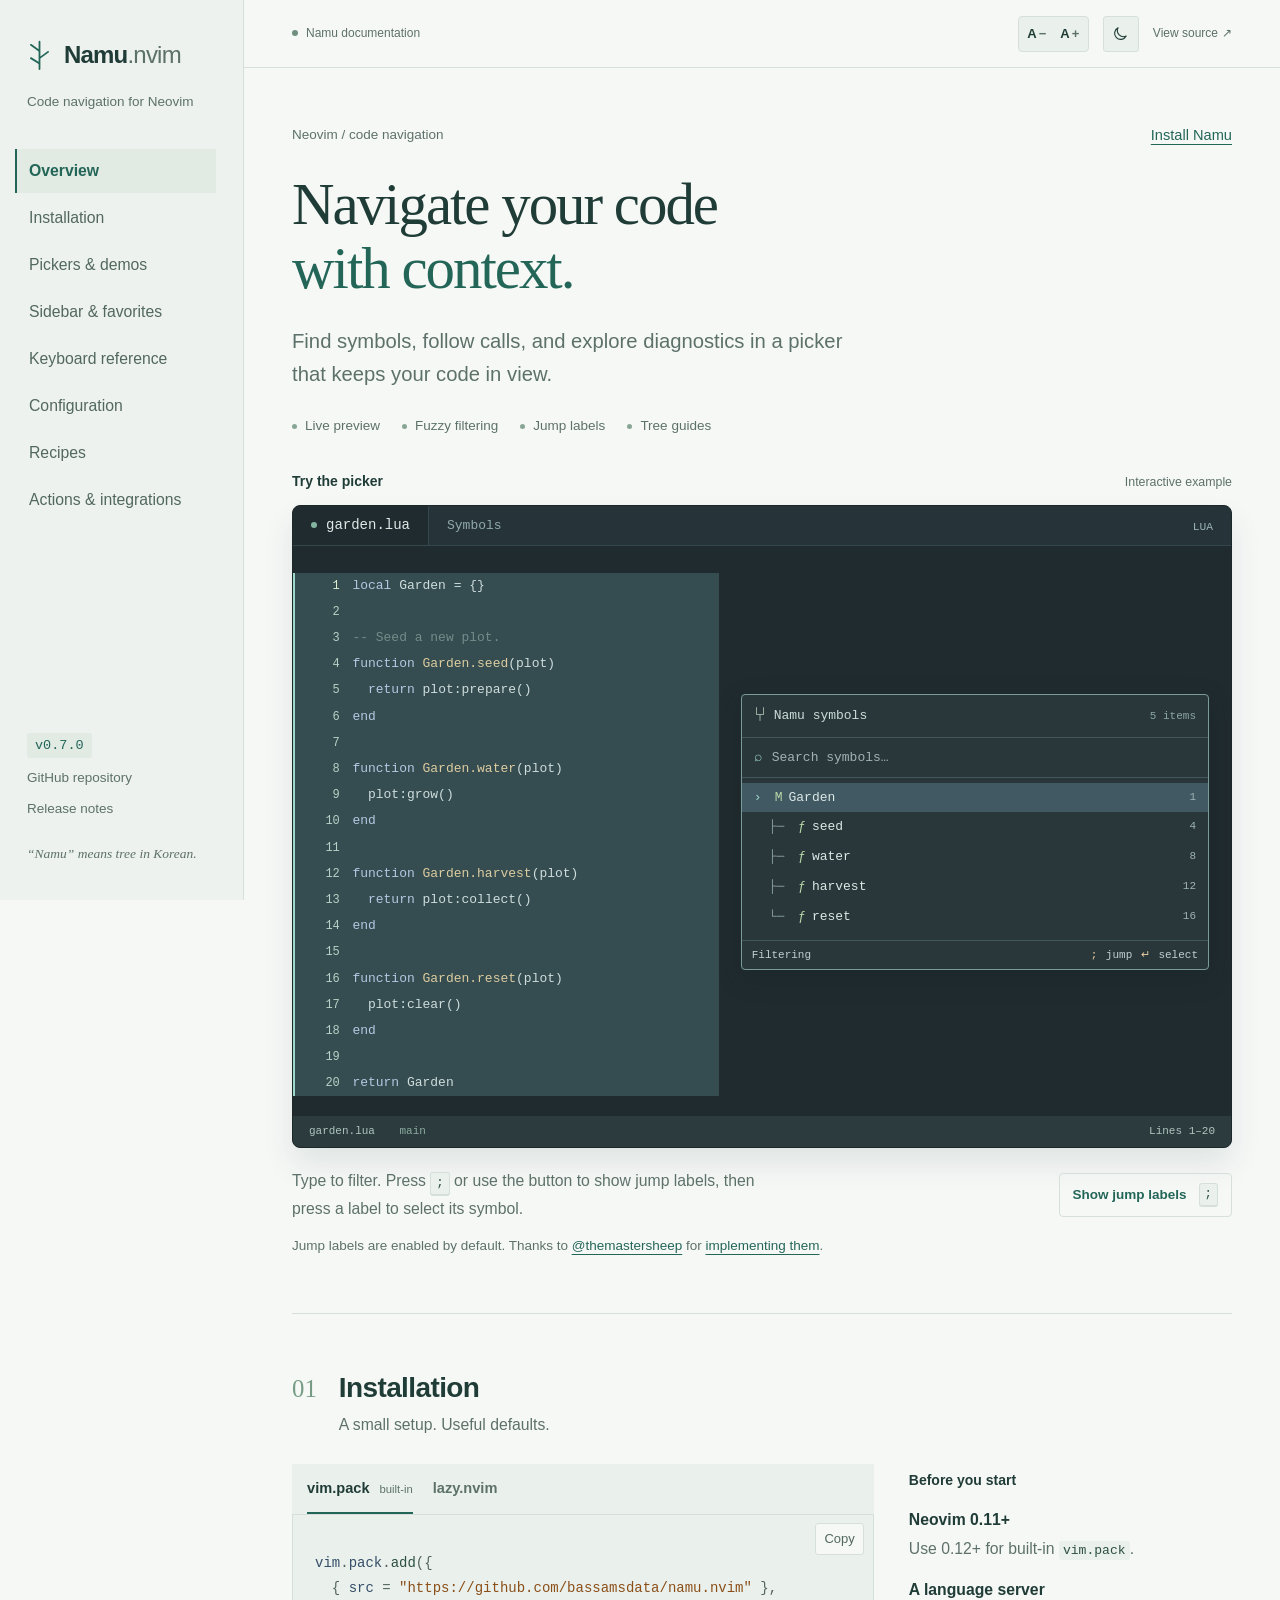
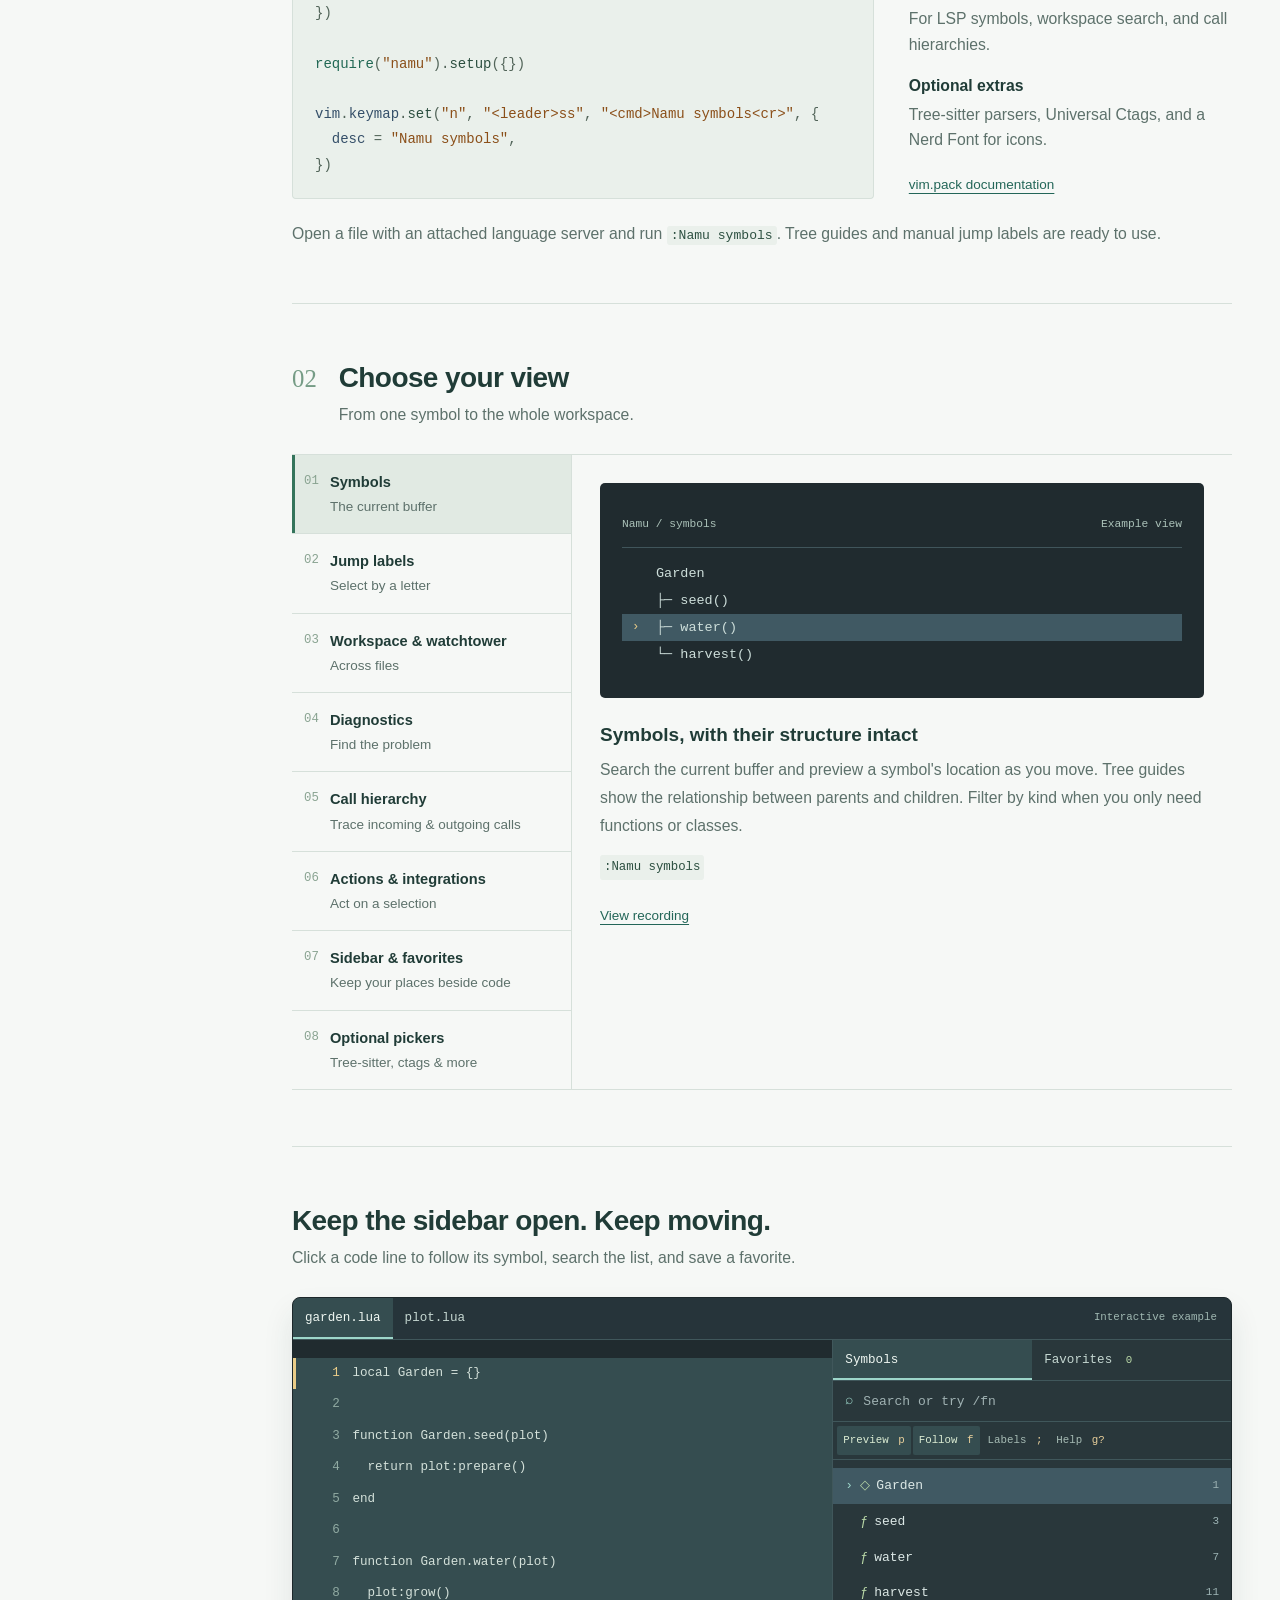
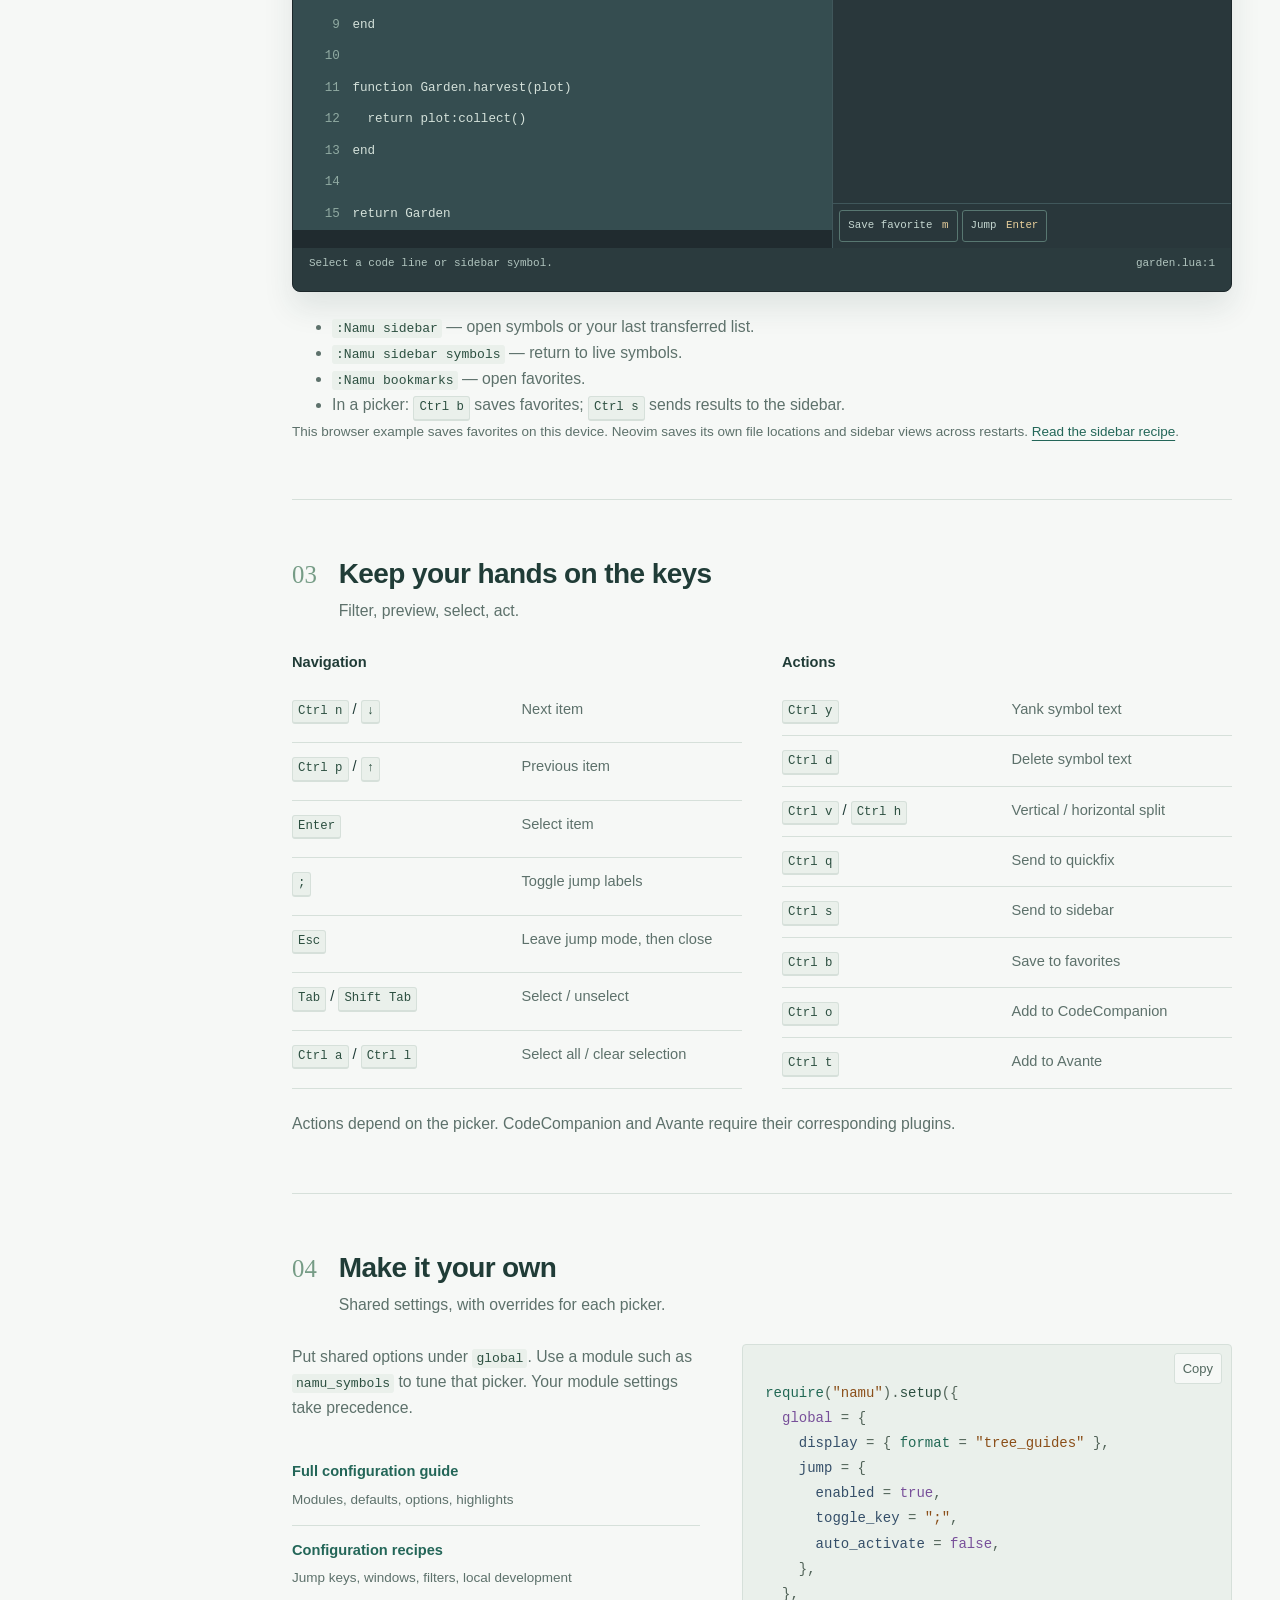
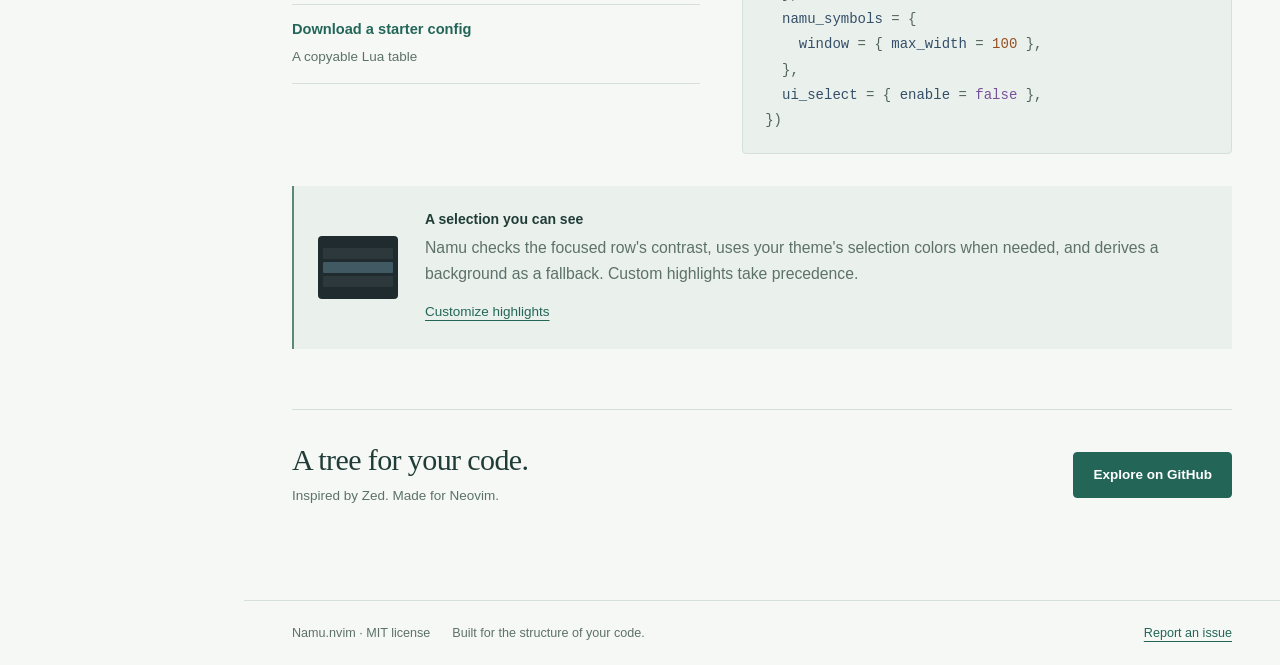
<file: site/index.html>
<!doctype html>
<html lang="en"><head><meta charset="utf-8"><meta name="viewport" content="width=device-width,initial-scale=1"><meta name="description" content="Namu.nvim documentation: code navigation, persistent sidebars, favorites, live preview, and configuration for Neovim."><title>Documentation · Namu.nvim</title><script>(()=>{const r=document.documentElement;let p={};try{p=JSON.parse(localStorage.getItem("namu-docs-appearance"))||{}}catch{}const s=[.9,1,1.1,1.2,1.3];r.dataset.theme=p.theme==="light"||p.theme==="dark"?p.theme:matchMedia("(prefers-color-scheme: dark)").matches?"dark":"light";const i=Number.isInteger(p.fontIndex)&&p.fontIndex>=0&&p.fontIndex<s.length?p.fontIndex:1;r.dataset.fontIndex=i;r.style.setProperty("--font-scale",s[i]);})();</script><link rel="stylesheet" href="assets/style.css"><script src="assets/media.js" defer></script><script src="assets/app.js" defer></script><script src="assets/sidebar-demo.js" defer></script></head><body><a class="skip-link" href="#main">Skip to content</a><aside class="sidebar" id="sidebar"><a class="brand" href="index.html" aria-label="Namu home"><svg viewBox="0 0 32 40" aria-hidden="true"><path d="M16 38V3M16 15L5 7M16 24L27 16M16 31L5 24"/></svg><span>Namu<span class="brand-suffix">.nvim</span></span></a><p class="nav-caption">Code navigation for Neovim</p><nav aria-label="Documentation"><a href="index.html#overview">Overview</a><a href="index.html#installation">Installation</a><a href="index.html#pickers">Pickers &amp; demos</a><a href="index.html#sidebar-demo">Sidebar &amp; favorites</a><a href="index.html#keys">Keyboard reference</a><a href="configuration.html">Configuration</a><a href="recipes.html">Recipes</a><a href="actions.html">Actions &amp; integrations</a></nav><div class="rail-bottom"><span class="version">v0.7.0</span><a href="https://github.com/bassamsdata/namu.nvim">GitHub repository</a><a href="https://github.com/bassamsdata/namu.nvim/releases/tag/v0.7.0">Release notes</a><p>“Namu” means tree in Korean.</p></div></aside><div class="page"><header class="topbar"><button class="menu-button" type="button" aria-controls="sidebar" aria-expanded="false">Menu</button><span class="preview-note"><span class="status-dot"></span>Namu documentation</span><div class="topbar-tools"><div class="font-controls" role="group" aria-label="Font size"><button class="appearance-button" id="font-smaller" type="button" aria-label="Decrease font size" title="Decrease font size">A<span aria-hidden="true">−</span></button><button class="appearance-button" id="font-larger" type="button" aria-label="Increase font size" title="Increase font size">A<span aria-hidden="true">+</span></button></div><button class="appearance-button theme-toggle" id="theme-toggle" type="button" aria-label="Switch to dark mode" title="Switch to dark mode" aria-pressed="false"><svg class="moon-icon" viewBox="0 0 24 24" aria-hidden="true"><path d="M20 15.5A8.6 8.6 0 0 1 8.5 4a8.6 8.6 0 1 0 11.5 11.5Z"/></svg><svg class="sun-icon" viewBox="0 0 24 24" aria-hidden="true"><circle cx="12" cy="12" r="4"/><path d="M12 2v2m0 16v2M2 12h2m16 0h2M5 5l1.4 1.4m11.2 11.2L19 19M5 19l1.4-1.4M17.6 6.4 19 5"/></svg></button><a class="source-link" href="https://github.com/bassamsdata/namu.nvim" aria-label="View source on GitHub" title="View source on GitHub"><span class="source-link-text">View source</span> <span aria-hidden="true">↗</span></a></div><span id="appearance-status" class="sr-only" role="status" aria-live="polite"></span></header><main id="main" class="home">
<section class="intro" id="overview">
  <div class="intro-top"><p class="section-number">Neovim / code navigation</p><a class="text-link" href="#installation">Install Namu</a></div>
  <h1>Navigate your code<br><span>with context.</span></h1>
  <p class="lead">Find symbols, follow calls, and explore diagnostics in a picker that keeps your code in view.</p>
  <div class="intro-details"><span>Live preview</span><span>Fuzzy filtering</span><span>Jump labels</span><span>Tree guides</span></div>
</section>
<section class="demo-section" aria-labelledby="demo-title">
  <div class="demo-heading"><h2 id="demo-title">Try the picker</h2><span>Interactive example</span></div>
  <div class="editor-demo" id="picker-demo">
    <div class="editor-tabs"><span><span class="file-dot"></span> garden.lua</span><span>Symbols</span><span class="editor-label">LUA</span></div>
    <div class="editor-body">
      <div class="code-preview" aria-label="Example code preview"><div class="code-gutter" aria-hidden="true">1<br>2<br>3<br>4<br>5<br>6<br>7<br>8<br>9<br>10<br>11<br>12<br>13<br>14<br>15<br>16</div><pre id="demo-code"></pre></div>
      <div class="picker-panel"><div class="picker-title"><span class="small-tree" aria-hidden="true">⑂</span> Namu symbols <span id="result-count">5 items</span></div><label class="filter-wrap"><span aria-hidden="true">⌕</span><span class="sr-only">Filter example symbols</span><input id="symbol-filter" placeholder="Search symbols…" autocomplete="off" spellcheck="false"></label><div class="symbol-list" id="symbol-list" role="listbox" aria-label="Example symbols" tabindex="0"></div><div class="picker-footer"><span id="demo-mode">Filtering</span><span><kbd>;</kbd> jump <kbd>↵</kbd> select</span></div></div>
    </div>
    <div class="editor-status"><span><span id="selected-file">garden.lua</span><span class="status-branch"> main</span></span><span id="selected-location">1:1</span></div>
  </div>
  <div class="demo-instructions"><p>Type to filter. Press <kbd>;</kbd> or use the button to show jump labels, then press a label to select its symbol.</p><button class="button secondary" id="toggle-labels" type="button" aria-pressed="false">Show jump labels <kbd>;</kbd></button></div>
  <p class="demo-credit">Jump labels are enabled by default. Thanks to <a href="https://github.com/themastersheep">@themastersheep</a> for <a href="https://github.com/bassamsdata/namu.nvim/pull/65">implementing them</a>.</p>
</section>
<section class="doc-section" id="installation">
  <div class="section-head"><span class="section-index">01</span><div><h2>Installation</h2><p>A small setup. Useful defaults.</p></div></div>
  <div class="install-layout"><div class="install-code"><div class="tabs" role="tablist" aria-label="Package manager"><button id="pack-tab" role="tab" aria-selected="true" aria-controls="pack-panel" tabindex="0">vim.pack <span>built-in</span></button><button id="lazy-tab" role="tab" aria-selected="false" aria-controls="lazy-panel" tabindex="-1">lazy.nvim</button></div><div class="code-block" id="pack-panel" role="tabpanel" aria-labelledby="pack-tab"><button class="copy-button" type="button">Copy</button><pre data-language="lua"><code class="language-lua"><span><span class="va">vim</span><span class="op">.</span><span class="va">pack</span><span class="op">.</span>add<span class="op">({</span></span>
<span>  <span class="op">{</span> <span class="va">src</span> <span class="op">=</span> <span class="st">&quot;https://github.com/bassamsdata/namu.nvim&quot;</span> <span class="op">},</span></span>
<span><span class="op">})</span></span>
<span></span>
<span><span class="fu">require</span><span class="op">(</span><span class="st">&quot;namu&quot;</span><span class="op">).</span>setup<span class="op">({})</span></span>
<span></span>
<span><span class="va">vim</span><span class="op">.</span><span class="va">keymap</span><span class="op">.</span>set<span class="op">(</span><span class="st">&quot;n&quot;</span><span class="op">,</span> <span class="st">&quot;&lt;leader&gt;ss&quot;</span><span class="op">,</span> <span class="st">&quot;&lt;cmd&gt;Namu symbols&lt;cr&gt;&quot;</span><span class="op">,</span> <span class="op">{</span></span>
<span>  <span class="va">desc</span> <span class="op">=</span> <span class="st">&quot;Namu symbols&quot;</span><span class="op">,</span></span>
<span><span class="op">})</span></span></code></pre></div><div class="code-block" id="lazy-panel" role="tabpanel" aria-labelledby="lazy-tab" hidden><button class="copy-button" type="button">Copy</button><pre data-language="lua"><code class="language-lua"><span><span class="op">{</span></span>
<span>  <span class="st">&quot;bassamsdata/namu.nvim&quot;</span><span class="op">,</span></span>
<span>  <span class="va">cmd</span> <span class="op">=</span> <span class="st">&quot;Namu&quot;</span><span class="op">,</span></span>
<span>  <span class="va">main</span> <span class="op">=</span> <span class="st">&quot;namu&quot;</span><span class="op">,</span></span>
<span>  <span class="va">opts</span> <span class="op">=</span> <span class="op">{},</span></span>
<span>  <span class="va">keys</span> <span class="op">=</span> <span class="op">{</span></span>
<span>    <span class="op">{</span> <span class="st">&quot;&lt;leader&gt;ss&quot;</span><span class="op">,</span> <span class="st">&quot;&lt;cmd&gt;Namu symbols&lt;cr&gt;&quot;</span><span class="op">,</span> <span class="va">desc</span> <span class="op">=</span> <span class="st">&quot;Namu symbols&quot;</span> <span class="op">},</span></span>
<span>  <span class="op">},</span></span>
<span><span class="op">}</span></span></code></pre></div></div><aside class="requirements"><h3>Before you start</h3><dl><dt>Neovim 0.11+</dt><dd>Use 0.12+ for built-in <code>vim.pack</code>.</dd><dt>A language server</dt><dd>For LSP symbols, workspace search, and call hierarchies.</dd><dt>Optional extras</dt><dd>Tree-sitter parsers, Universal Ctags, and a Nerd Font for icons.</dd></dl><a href="https://neovim.io/doc/user/pack/">vim.pack documentation</a></aside></div>
  <p class="section-note">Open a file with an attached language server and run <code>:Namu symbols</code>. Tree guides and manual jump labels are ready to use.</p>
</section>
<section class="doc-section" id="pickers">
  <div class="section-head"><span class="section-index">02</span><div><h2>Choose your view</h2><p>From one symbol to the whole workspace.</p></div></div>
  <div class="feature-browser"><div class="feature-options" role="tablist" aria-label="Feature demonstrations" aria-orientation="vertical">
    <button id="feature-symbols" role="tab" aria-controls="feature-panel" aria-selected="true" data-feature="symbols"><span>01</span><strong>Symbols</strong><small>The current buffer</small></button>
    <button id="feature-jump" role="tab" aria-controls="feature-panel" aria-selected="false" tabindex="-1" data-feature="jump"><span>02</span><strong>Jump labels</strong><small>Select by a letter</small></button>
    <button id="feature-workspace" role="tab" aria-controls="feature-panel" aria-selected="false" tabindex="-1" data-feature="workspace"><span>03</span><strong>Workspace &amp; watchtower</strong><small>Across files</small></button>
    <button id="feature-diagnostics" role="tab" aria-controls="feature-panel" aria-selected="false" tabindex="-1" data-feature="diagnostics"><span>04</span><strong>Diagnostics</strong><small>Find the problem</small></button>
    <button id="feature-calls" role="tab" aria-controls="feature-panel" aria-selected="false" tabindex="-1" data-feature="calls"><span>05</span><strong>Call hierarchy</strong><small>Trace incoming &amp; outgoing calls</small></button>
    <button id="feature-actions" role="tab" aria-controls="feature-panel" aria-selected="false" tabindex="-1" data-feature="actions"><span>06</span><strong>Actions &amp; integrations</strong><small>Act on a selection</small></button>
    <button id="feature-sidebar" role="tab" aria-controls="feature-panel" aria-selected="false" tabindex="-1" data-feature="sidebar"><span>07</span><strong>Sidebar &amp; favorites</strong><small>Keep your places beside code</small></button>
    <button id="feature-extras" role="tab" aria-controls="feature-panel" aria-selected="false" tabindex="-1" data-feature="extras"><span>08</span><strong>Optional pickers</strong><small>Tree-sitter, ctags &amp; more</small></button>
  </div><div class="feature-panel" id="feature-panel" role="tabpanel" aria-labelledby="feature-symbols" tabindex="0"><div id="feature-media"></div><div class="feature-description"><h3 id="feature-title"></h3><p id="feature-description"></p><code id="feature-command"></code><a id="feature-recording">View recording</a></div></div></div>
</section>
<section class="doc-section" id="sidebar-demo">
  <div class="section-head"><div><h2>Keep the sidebar open. Keep moving.</h2><p>Click a code line to follow its symbol, search the list, and save a favorite.</p></div></div>
  <div class="editor-demo sidebar-example" id="sidebar-example" aria-label="Interactive sidebar and favorites example">
    <div class="sb-toolbar" role="group" aria-label="Example files"><button type="button" data-sb-file="garden.lua" aria-pressed="true">garden.lua</button><button type="button" data-sb-file="plot.lua" aria-pressed="false">plot.lua</button><span>Interactive example</span></div>
    <div class="sb-body">
      <div class="sb-code" id="sb-code" role="group" aria-label="Code lines; click to move the cursor"></div>
      <div class="sb-panel">
        <div class="sb-views" role="group" aria-label="Sidebar view"><button type="button" id="sb-symbols" aria-pressed="true">Symbols</button><button type="button" id="sb-favorites" aria-pressed="false">Favorites <span id="sb-favorite-count">0</span></button></div>
        <label class="filter-wrap" for="sb-search"><span aria-hidden="true">⌕</span><input id="sb-search" type="text" autocomplete="off" spellcheck="false" placeholder="Search or try /fn" aria-label="Search sidebar symbols or favorites"></label>
        <div class="sb-options" role="group" aria-label="Sidebar controls"><button type="button" id="sb-preview" aria-pressed="true">Preview <kbd>p</kbd></button><button type="button" id="sb-follow" aria-pressed="true">Follow <kbd>f</kbd></button><button type="button" id="sb-labels" aria-pressed="false">Labels <kbd>;</kbd></button><button type="button" id="sb-help-toggle" aria-expanded="false" aria-controls="sb-help">Help <kbd>g?</kbd></button></div>
        <div class="sb-results" id="sb-results" role="group" aria-label="Sidebar results"></div>
        <div class="sb-actions"><button type="button" id="sb-save">Save favorite <kbd>m</kbd></button><button type="button" id="sb-jump">Jump <kbd>Enter</kbd></button><button type="button" id="sb-remove" hidden>Remove <kbd>dd</kbd></button></div>
        <div class="sb-help" id="sb-help" hidden><p><kbd>/</kbd> search · <kbd>j</kbd>/<kbd>k</kbd> move · <kbd>Enter</kbd> jump · <kbd>m</kbd> save · <kbd>dd</kbd> remove a favorite</p><p><kbd>p</kbd> preview · <kbd>f</kbd> follow code · <kbd>;</kbd> labels · <kbd>Escape</kbd> focus code</p></div>
      </div>
    </div>
    <div class="editor-status"><span id="sb-status" role="status" aria-live="polite">Select a code line or sidebar symbol.</span><span id="sb-location">garden.lua:1</span></div>
  </div>
  <ul class="section-note">
    <li><code>:Namu sidebar</code> — open symbols or your last transferred list.</li>
    <li><code>:Namu sidebar symbols</code> — return to live symbols.</li>
    <li><code>:Namu bookmarks</code> — open favorites.</li>
    <li>In a picker: <kbd>Ctrl b</kbd> saves favorites; <kbd>Ctrl s</kbd> sends results to the sidebar.</li>
  </ul>
  <p class="demo-credit">This browser example saves favorites on this device. Neovim saves its own file locations and sidebar views across restarts. <a href="recipes.html#sidebar-and-favorites">Read the sidebar recipe</a>.</p>
</section>
<section class="doc-section" id="keys">
  <div class="section-head"><span class="section-index">03</span><div><h2>Keep your hands on the keys</h2><p>Filter, preview, select, act.</p></div></div>
  <div class="key-columns"><table><caption>Navigation</caption><tbody><tr><td><kbd>Ctrl n</kbd> / <kbd>↓</kbd></td><td>Next item</td></tr><tr><td><kbd>Ctrl p</kbd> / <kbd>↑</kbd></td><td>Previous item</td></tr><tr><td><kbd>Enter</kbd></td><td>Select item</td></tr><tr><td><kbd>;</kbd></td><td>Toggle jump labels</td></tr><tr><td><kbd>Esc</kbd></td><td>Leave jump mode, then close</td></tr><tr><td><kbd>Tab</kbd> / <kbd>Shift Tab</kbd></td><td>Select / unselect</td></tr><tr><td><kbd>Ctrl a</kbd> / <kbd>Ctrl l</kbd></td><td>Select all / clear selection</td></tr></tbody></table><table><caption>Actions</caption><tbody><tr><td><kbd>Ctrl y</kbd></td><td>Yank symbol text</td></tr><tr><td><kbd>Ctrl d</kbd></td><td>Delete symbol text</td></tr><tr><td><kbd>Ctrl v</kbd> / <kbd>Ctrl h</kbd></td><td>Vertical / horizontal split</td></tr><tr><td><kbd>Ctrl q</kbd></td><td>Send to quickfix</td></tr><tr><td><kbd>Ctrl s</kbd></td><td>Send to sidebar</td></tr><tr><td><kbd>Ctrl b</kbd></td><td>Save to favorites</td></tr><tr><td><kbd>Ctrl o</kbd></td><td>Add to CodeCompanion</td></tr><tr><td><kbd>Ctrl t</kbd></td><td>Add to Avante</td></tr></tbody></table></div><p class="section-note">Actions depend on the picker. CodeCompanion and Avante require their corresponding plugins.</p>
</section>
<section class="doc-section" id="configuration">
  <div class="section-head"><span class="section-index">04</span><div><h2>Make it your own</h2><p>Shared settings, with overrides for each picker.</p></div></div>
  <div class="config-layout"><div><p>Put shared options under <code>global</code>. Use a module such as <code>namu_symbols</code> to tune that picker. Your module settings take precedence.</p><div class="guide-links"><a href="configuration.html"><strong>Full configuration guide</strong><span>Modules, defaults, options, highlights</span></a><a href="recipes.html"><strong>Configuration recipes</strong><span>Jump keys, windows, filters, local development</span></a><a href="assets/configuration.lua" download><strong>Download a starter config</strong><span>A copyable Lua table</span></a></div></div><div class="code-block"><button class="copy-button" type="button">Copy</button><pre data-language="lua"><code class="language-lua"><span><span class="fu">require</span><span class="op">(</span><span class="st">&quot;namu&quot;</span><span class="op">).</span>setup<span class="op">({</span></span>
<span>  <span class="kw">global</span> <span class="op">=</span> <span class="op">{</span></span>
<span>    <span class="va">display</span> <span class="op">=</span> <span class="op">{</span> <span class="fu">format</span> <span class="op">=</span> <span class="st">&quot;tree_guides&quot;</span> <span class="op">},</span></span>
<span>    <span class="va">jump</span> <span class="op">=</span> <span class="op">{</span></span>
<span>      <span class="va">enabled</span> <span class="op">=</span> <span class="kw">true</span><span class="op">,</span></span>
<span>      <span class="va">toggle_key</span> <span class="op">=</span> <span class="st">&quot;;&quot;</span><span class="op">,</span></span>
<span>      <span class="va">auto_activate</span> <span class="op">=</span> <span class="kw">false</span><span class="op">,</span></span>
<span>    <span class="op">},</span></span>
<span>  <span class="op">},</span></span>
<span>  <span class="va">namu_symbols</span> <span class="op">=</span> <span class="op">{</span></span>
<span>    <span class="va">window</span> <span class="op">=</span> <span class="op">{</span> <span class="va">max_width</span> <span class="op">=</span> <span class="dv">100</span> <span class="op">},</span></span>
<span>  <span class="op">},</span></span>
<span>  <span class="va">ui_select</span> <span class="op">=</span> <span class="op">{</span> <span class="va">enable</span> <span class="op">=</span> <span class="kw">false</span> <span class="op">},</span></span>
<span><span class="op">})</span></span></code></pre></div></div>
  <div class="theme-note"><span class="contrast-swatch" aria-hidden="true"><i></i><i></i><i></i></span><div><h3>A selection you can see</h3><p>Namu checks the focused row's contrast, uses your theme's selection colors when needed, and derives a background as a fallback. Custom highlights take precedence.</p><a href="recipes.html#highlights-and-colorschemes">Customize highlights</a></div></div>
</section>
<section class="closing"><div><h2>A tree for your code.</h2><p>Inspired by Zed. Made for Neovim.</p></div><a class="button" href="https://github.com/bassamsdata/namu.nvim">Explore on GitHub</a></section>
</main><footer class="site-footer"><span>Namu.nvim · MIT license</span><span>Built for the structure of your code.</span><a href="https://github.com/bassamsdata/namu.nvim/issues">Report an issue</a></footer></div></body></html>
</file>
<file: site/assets/style.css>
:root{--paper:#f6f8f6;--white:#fff;--ink:#203c37;--muted:#5d716b;--line:#d6e0da;--teal:#236658;--pale:#e6eee9;--editor:#202b2f;--selection:#405963;--aqua:#9dd6ca;--gold:#e9cc88;--mono:"SFMono-Regular",Consolas,"Liberation Mono",monospace;--sans:"Avenir Next",Avenir,"Segoe UI",sans-serif;--serif:"Iowan Old Style","Palatino Linotype",Palatino,serif}
*{box-sizing:border-box}html{scroll-behavior:auto;scroll-padding-top:82px}body{margin:0;background:var(--paper);color:var(--ink);font:1rem/1.65 var(--sans)}a{color:var(--teal);text-underline-offset:4px;text-decoration-thickness:1px}a:hover{color:var(--link-hover)}button,input{font:inherit}button{cursor:pointer}button:disabled{cursor:default}a,button,input{touch-action:manipulation}:focus-visible{outline:3px solid var(--teal);outline-offset:4px}[hidden]{display:none!important}.sr-only{position:absolute;width:1px;height:1px;overflow:hidden;clip:rect(0,0,0,0)}.skip-link{position:fixed;left:16px;top:-80px;z-index:100;background:white;padding:12px}.skip-link:focus{top:12px}
.sidebar{position:fixed;inset:0 auto 0 0;width:244px;border-right:1px solid var(--line);background:var(--rail);padding:35px 27px;display:flex;flex-direction:column;z-index:30}.brand{display:flex;gap:12px;align-items:center;text-decoration:none;color:var(--ink);font-size:calc(24px * var(--font-scale,1));font-weight:650;letter-spacing:-.8px}.brand svg{width:25px;height:36px;stroke:var(--teal);stroke-width:2.3;fill:none;stroke-linecap:round;stroke-linejoin:round}.brand-suffix{font-weight:400;color:var(--muted)}.nav-caption{font-size:0.75rem;color:var(--muted);margin:16px 0 36px}.sidebar nav{display:grid;gap:3px}.sidebar nav a{font-size:0.875rem;text-decoration:none;color:var(--soft-ink);padding:9px 12px;border-left:2px solid transparent;margin-left:-12px}.sidebar nav a:hover{background:var(--hover);color:var(--ink)}.sidebar nav a.active{color:var(--teal);border-left-color:var(--teal);background:var(--active);font-weight:600}.rail-bottom{margin-top:auto;display:grid;gap:9px;font-size:0.75rem;padding-top:30px}.rail-bottom a{color:var(--muted);text-decoration:none}.rail-bottom p{font-family:var(--serif);font-style:italic;margin:13px 0 0;color:var(--muted)}.version{font:0.75rem var(--mono);width:fit-content;background:var(--active);padding:5px 8px;border-radius:3px;color:var(--teal)}.page{margin-left:244px}.topbar{height:68px;background:var(--paper);border-bottom:1px solid var(--line);padding:0 48px;display:flex;align-items:center;justify-content:space-between;position:sticky;top:0;z-index:20;font-size:0.75rem}.topbar a{text-decoration:none;color:var(--muted)}.preview-note{display:flex;gap:8px;align-items:center;color:var(--muted)}.status-dot{height:6px;width:6px;border-radius:50%;background:#6e8f7d}.menu-button{display:none}.home,.article{max-width:1250px;margin:auto;padding:0 48px}.intro{padding:55px 0 35px}.intro-top{display:flex;align-items:center;justify-content:space-between;margin-bottom:26px}.section-number{font-size:0.75rem;color:var(--muted);margin:0}.text-link{font-size:0.8125rem}.intro h1{font-family:var(--serif);font-size:clamp(calc(40px * var(--font-scale,1)),calc(4.6vw * var(--font-scale,1)),calc(67px * var(--font-scale,1)));font-weight:500;line-height:1.08;letter-spacing:-2px;margin:0 0 25px}.intro h1 span{color:var(--teal)}.lead{font-size:1.125rem;line-height:1.6;max-width:570px;color:var(--muted);margin:0}.intro-details{display:flex;flex-wrap:wrap;gap:22px;margin-top:25px;font-size:0.75rem;color:var(--muted)}.intro-details span{display:flex;align-items:center;gap:8px}.intro-details span:before{content:"";width:5px;height:5px;background:#88a695;border-radius:50%}
h2,h3,p{margin-top:0}h2{font-size:calc(28px * var(--font-scale,1));line-height:1.25;letter-spacing:-.6px;font-weight:600}h3{font-size:calc(17px * var(--font-scale,1));font-weight:600;line-height:1.4}.demo-heading{display:flex;justify-content:space-between;align-items:baseline;padding:0 0 12px}.demo-heading h2{font-size:calc(14px * var(--font-scale,1));letter-spacing:0;margin:0}.demo-heading>span{font-size:0.6875rem;color:var(--muted)}.editor-demo{color:#e0e8e8;background:var(--editor);border:1px solid #1c272a;border-radius:8px;overflow:hidden;box-shadow:0 16px 30px rgba(32,60,55,.10);font-family:var(--mono);font-size:0.75rem}.editor-tabs{height:40px;display:flex;align-items:stretch;background:#26343a;border-bottom:1px solid #34474c}.editor-tabs>span:first-child{display:flex;gap:9px;align-items:center;padding:0 18px;background:var(--editor);border-right:1px solid #34474c}.editor-tabs>span:nth-child(2){font-size:0.6875rem;color:#91a9ab;display:flex;align-items:center;padding-left:18px}.file-dot{width:6px;height:6px;background:#84b49f;border-radius:50%}.editor-label{margin-left:auto;padding:12px 18px;color:#9cb5b5;font-size:0.625rem}.editor-body{position:relative;display:grid;grid-template-columns:1fr 1.1fr;gap:22px;min-height:290px;padding:22px 22px 20px 0}.code-preview{display:flex;overflow:hidden;padding-top:5px}.code-gutter{font-size:0.6875rem;color:#71878b;text-align:right;min-width:42px;padding-right:13px;line-height:1.25rem;user-select:none}.code-preview pre{font:0.6875rem/1.25rem var(--mono);margin:0;overflow:auto;flex:1;color:#cfdddd}.code-line{display:block;white-space:pre;min-height:1.25rem;padding-left:5px}.code-line.current{background:#35484b;border-left:2px solid var(--aqua);padding-left:3px}.lua-keyword{color:#b4c9e3}.lua-string{color:#a7c8ab}.lua-comment{color:#758b89}.lua-function{color:#ddcca0}.picker-panel{align-self:center;border:1px solid #799c9a;background:#29373b;box-shadow:0 8px 25px #1721264d;border-radius:4px;overflow:hidden}.picker-title{display:flex;align-items:center;gap:8px;padding:10px 12px;border-bottom:1px solid #40575b;color:#cbded9;font-size:0.6875rem}.small-tree{color:#b0cab8;font-size:1.125rem;line-height:1}.picker-title>span:last-child{margin-left:auto;color:#8ca6a6;font-size:0.5625rem}.filter-wrap{display:flex;gap:8px;align-items:center;padding:8px 12px;border-bottom:1px solid #40575b;color:var(--aqua)}.filter-wrap input{width:100%;min-width:0;border:0;background:transparent;color:#e4eeea;font:0.6875rem var(--mono);outline:none}.filter-wrap input::placeholder{color:#a0b2b3}.filter-wrap:focus-within{box-shadow:inset 3px 0 #a3d4c3}.symbol-list{min-height:162px;padding:5px 0}.symbol-row{width:100%;display:flex;gap:6px;align-items:center;border:0;background:none;color:#dce8e6;text-align:left;font:0.6875rem/1.5rem var(--mono);padding:0 12px}.symbol-row.selected{background:var(--selection)}.symbol-row:hover{background:#3b5058}.symbol-row .tree{color:#8a9e9e;white-space:pre}.symbol-kind{color:#b9d8a7}.symbol-row .label{color:var(--gold);background:#293438;border-radius:2px;min-width:13px;text-align:center;font-weight:bold}.symbol-row .line-number{color:#9db3b4;margin-left:auto;font-size:0.5625rem}.symbol-row .current-arrow{color:var(--aqua);width:9px}.picker-footer{display:flex;justify-content:space-between;gap:12px;padding:5px 10px;border-top:1px solid #40575b;font-size:0.5625rem;color:#c0d0cf}.picker-footer kbd{font:0.5625rem var(--mono);border:0;background:none;color:#e9cca2;padding:0 2px}.editor-status{display:flex;align-items:center;justify-content:space-between;padding:6px 16px;background:#2b3b3e;color:#b1c5bf;font-size:0.625rem}.status-branch{margin-left:18px;color:#8cac9e}.demo-instructions{display:flex;gap:25px;align-items:center;justify-content:space-between;margin:20px 0 12px}.demo-instructions p{font-size:0.75rem;color:var(--muted);line-height:1.7;margin:0;max-width:480px}.demo-credit{font-size:0.6875rem;color:var(--muted);margin:0}.button{display:inline-flex;align-items:center;justify-content:center;gap:12px;border:1px solid var(--teal);background:var(--teal);color:var(--button-ink);text-decoration:none;padding:11px 19px;border-radius:4px;font-size:0.75rem;font-weight:600;white-space:nowrap}.button:hover{background:var(--button-hover);color:var(--button-ink)}.button.secondary{background:transparent;color:var(--teal);border-color:var(--line);padding:9px 13px}.button.secondary:hover{background:var(--pale)}kbd{font:0.6875rem var(--mono);display:inline-block;padding:2px 5px;background:var(--surface);border:1px solid var(--line);border-bottom-width:2px;border-radius:3px;color:var(--code-ink);line-height:1.4}code{font-family:var(--mono);font-size:.83em;color:var(--code-ink);background:var(--surface);padding:2px 4px;border-radius:3px}
.doc-section{padding-top:56px;margin-top:56px;border-top:1px solid var(--line)}.section-head{display:flex;gap:22px;align-items:baseline;margin-bottom:26px}.section-index{font-family:var(--serif);color:#769c86;font-size:1.375rem;line-height:1}.section-head h2{margin:0 0 7px}.section-head p{font-size:0.875rem;color:var(--muted);margin:0}.install-layout{display:grid;grid-template-columns:minmax(0,1.8fr) minmax(200px,1fr);gap:35px}.tabs{display:flex;border-bottom:1px solid var(--line);gap:20px;margin-bottom:0;background:var(--surface);padding:0 15px}.tabs button{border:0;border-bottom:2px solid transparent;padding:12px 0;background:none;color:var(--muted);font-size:0.75rem;font-weight:600}.tabs button[aria-selected=true]{border-color:var(--teal);color:var(--ink)}.tabs button span{margin-left:6px;font-weight:400;color:var(--muted);font-size:0.625rem}.code-block{position:relative;background:var(--surface);border:1px solid var(--line);border-radius:4px;overflow:hidden}.install-code .code-block{border-top:0;border-radius:0 0 4px 4px}.code-block pre{font:0.6875rem/1.9 var(--mono);overflow:auto;padding:36px 22px 20px;margin:0;tab-size:2;color:var(--code-ink)}.code-block code{background:none;padding:0;font:inherit;color:inherit}.copy-button{position:absolute;top:8px;right:9px;border:1px solid var(--line);border-radius:3px;color:var(--soft-ink);background:var(--paper);padding:4px 8px;font-size:0.625rem;z-index:1}.copy-button:hover{background:var(--hover)}.requirements h3{font-size:calc(14px * var(--font-scale,1));margin-top:7px}.requirements dl{margin:0}.requirements dt{font-size:0.75rem;font-weight:600;margin-top:16px}.requirements dd{font-size:0.75rem;color:var(--muted);margin:3px 0 0;line-height:1.6}.requirements>a{font-size:0.6875rem;display:inline-block;margin-top:22px}.section-note{font-size:0.75rem;color:var(--muted);margin-top:22px;margin-bottom:0}.feature-browser{display:grid;grid-template-columns:280px minmax(0,1fr);border-top:1px solid var(--line);border-bottom:1px solid var(--line)}.feature-options{border-right:1px solid var(--line)}.feature-options button{border:0;border-bottom:1px solid var(--line);background:none;display:grid;grid-template-columns:26px 1fr;text-align:left;width:100%;padding:15px 12px;color:var(--ink)}.feature-options button:last-child{border-bottom:0}.feature-options button>span{font:0.6875rem var(--mono);color:#89a391;grid-row:1 / 3;margin-top:4px}.feature-options strong{font-size:0.75rem;font-weight:600}.feature-options small{font-size:0.625rem;color:var(--muted);margin-top:2px}.feature-options button[aria-selected=true]{background:var(--active);box-shadow:inset 3px 0 #34745b}.feature-options button:hover{background:var(--surface)}.feature-panel{padding:28px}.feature-illustration{background:var(--editor);color:#cddeda;font:0.75rem/2 var(--mono);padding:22px;border-radius:5px;min-height:215px;display:flex;flex-direction:column;justify-content:center}.illustration-title{font-size:0.625rem;color:#abc2b9;padding-bottom:12px;border-bottom:1px solid #40555b;margin-bottom:12px;display:flex;justify-content:space-between}.illustration-row{white-space:pre-wrap;display:flex;align-items:center;gap:10px;padding:0 10px}.illustration-row.selected{background:var(--selection)}.illustration-row>span{color:var(--gold);width:14px;font-size:0.6875rem}.feature-media video,.feature-media img,#feature-media video,#feature-media img{display:block;width:100%;height:auto;max-height:360px;object-fit:contain;background:var(--editor);border-radius:4px}#feature-media figure{margin:0}#feature-media figcaption{font-size:0.6875rem;color:var(--muted);margin-top:8px}.feature-description h3{margin:24px 0 8px;font-size:calc(19px * var(--font-scale,1))}.feature-description p{font-size:0.8125rem;color:var(--muted);line-height:1.75;margin-bottom:16px}.feature-description>code{display:block;max-width:100%;width:fit-content;font-size:0.6875rem;white-space:pre-wrap;margin-bottom:20px}.feature-description>a{font-size:0.75rem}.key-columns{display:grid;grid-template-columns:1fr 1fr;gap:40px}table{width:100%;border-collapse:collapse;text-align:left}caption{text-align:left;font-size:0.8125rem;font-weight:600;margin-bottom:12px}td,th{padding:11px 0;border-bottom:1px solid var(--line);vertical-align:top;font-size:0.75rem}td:first-child{width:51%;padding-right:10px}td:last-child{color:var(--muted)}.config-layout{display:grid;grid-template-columns:1fr 1.2fr;gap:42px}.config-layout p{font-size:0.875rem;color:var(--muted)}.guide-links{display:grid;gap:0;margin-top:26px}.guide-links>a{display:block;padding:12px 0;border-bottom:1px solid var(--line);text-decoration:none}.guide-links strong{display:block;font-size:0.8125rem;font-weight:600}.guide-links span{font-size:0.6875rem;color:var(--muted)}.theme-note{display:flex;align-items:center;gap:27px;background:var(--surface);padding:24px;margin-top:32px;border-left:2px solid #5b8971}.theme-note h3{font-size:calc(14px * var(--font-scale,1));margin-bottom:5px}.theme-note p{font-size:0.75rem;color:var(--muted);margin-bottom:9px}.theme-note a{font-size:0.6875rem}.contrast-swatch{width:80px;flex-shrink:0;display:grid;gap:3px;background:var(--editor);padding:12px 5px;border-radius:4px}.contrast-swatch i{height:11px;display:block;border-radius:1px;background:#2c383c}.contrast-swatch i:nth-child(2){background:var(--selection)}.closing{display:flex;justify-content:space-between;gap:20px;align-items:center;margin:60px 0;padding:32px 0;border-top:1px solid var(--line)}.closing h2{font:calc(30px * var(--font-scale,1))/1.2 var(--serif);margin:0 0 7px}.closing p{font-size:0.75rem;color:var(--muted);margin:0}.site-footer{border-top:1px solid var(--line);display:flex;flex-wrap:wrap;gap:22px;padding:22px 48px;font-size:0.625rem;color:var(--muted)}.site-footer a{margin-left:auto}.article{padding-top:42px;padding-bottom:55px;max-width:1100px}.article-header{margin-bottom:17px}.article h1{font:calc(48px * var(--font-scale,1))/1.15 var(--serif);letter-spacing:-1px;margin:0 0 22px}.article h2{padding-top:36px;margin-top:42px;border-top:1px solid var(--line)}.article h3{margin-top:28px}.article p,.article li{font-size:0.875rem;line-height:1.8;max-width:820px}.article table{display:block;overflow:auto;margin:22px 0}.article td,.article th{padding:10px 14px}.article th{font-weight:600;background:var(--surface)}.article td:first-child{width:auto;white-space:nowrap}.article .code-block{margin:22px 0}.article .code-block pre{font-size:0.75rem}.article a{overflow-wrap:anywhere}.article ul{padding-left:22px}.article blockquote{border-left:2px solid var(--teal);margin-left:0;padding-left:20px}.no-results{color:#aec1bd;font-size:0.6875rem;text-align:center;padding:32px 12px}
@media(min-width:1500px){.intro{padding-top:70px}.editor-body{min-height:330px}.editor-demo{font-size:0.8125rem}.code-preview pre{font-size:0.75rem}.symbol-row{font-size:0.75rem;line-height:27px}}
@media(max-width:1160px){.sidebar{width:215px;padding:30px 23px}.page{margin-left:215px}.home,.article{padding-left:32px;padding-right:32px}.topbar{padding-left:32px;padding-right:32px}.editor-body{grid-template-columns:.9fr 1.1fr;gap:14px;padding-right:16px}.feature-browser{grid-template-columns:235px 1fr}.feature-panel{padding:22px}.install-layout{gap:25px}.code-block pre{padding-left:17px;font-size:0.625rem}.key-columns{gap:26px}.config-layout{gap:25px}.demo-instructions{gap:16px}.demo-instructions p{font-size:0.6875rem}}
@media(max-width:960px){.sidebar{width:190px;padding:26px 19px}.brand{font-size:calc(21px * var(--font-scale,1));gap:8px}.brand svg{width:22px}.nav-caption{font-size:0.625rem}.sidebar nav a{font-size:0.75rem}.page{margin-left:190px}.home,.article{padding-left:26px;padding-right:26px}.topbar{padding-left:26px;padding-right:26px}.intro h1{font-size:calc(49px * var(--font-scale,1))}.editor-body{grid-template-columns:1fr;min-height:0;padding:22px}.code-preview{display:none}.picker-panel{max-width:440px;width:100%;margin:auto}.install-layout{grid-template-columns:1fr}.requirements{display:grid;grid-template-columns:1fr 2fr;gap:12px}.requirements>a{grid-column:2;margin-top:0}.requirements dt:first-child{margin-top:0}.feature-browser{grid-template-columns:195px 1fr}.feature-options button{padding:14px 8px;grid-template-columns:22px 1fr}.feature-options strong{font-size:0.6875rem}.feature-panel{padding:20px}.feature-illustration{padding:16px;font-size:0.6875rem}.key-columns{grid-template-columns:1fr}.config-layout{grid-template-columns:1fr}.theme-note{padding:22px}.site-footer{padding:22px 26px}.article h1{font-size:calc(39px * var(--font-scale,1))}.demo-instructions{align-items:flex-start}.demo-instructions p{max-width:300px}}
@media(max-width:700px){html{scroll-padding-top:75px}.sidebar{display:none;top:60px;width:100%;height:calc(100dvh - 60px);padding:25px;background:var(--rail)}.sidebar.open{display:flex}.sidebar .nav-caption{margin-bottom:18px}.sidebar nav a{font-size:0.9375rem;padding:10px 12px}.sidebar .rail-bottom{gap:8px;padding-top:18px}.page{margin-left:0}.topbar{height:60px;padding:0 20px}.menu-button{display:block;border:1px solid var(--line);background:var(--rail);border-radius:3px;padding:4px 8px;font-size:0.6875rem;color:var(--teal)}.topbar>a{font-size:0.6875rem}.preview-note{font-size:0.625rem}.home,.article{padding-left:20px;padding-right:20px}.intro{padding:35px 0 30px}.intro-top{margin-bottom:23px}.intro h1{font-size:calc(43px * var(--font-scale,1));letter-spacing:-1.3px}.lead{font-size:1rem}.intro-details{gap:12px 18px;font-size:0.625rem;margin-top:23px}.editor-body{padding:18px}.demo-instructions{flex-direction:column;gap:13px;margin-top:17px}.demo-instructions p{max-width:none;font-size:0.75rem}.button.secondary{padding:8px 12px}.demo-credit{font-size:0.625rem}.doc-section{margin-top:38px;padding-top:35px}.section-head{gap:15px}.section-head h2{font-size:calc(24px * var(--font-scale,1))}.section-head p{font-size:0.75rem}.install-layout{gap:24px}.code-block pre{font-size:0.625rem}.requirements{grid-template-columns:1fr}.requirements>a{grid-column:1}.requirements dl{display:grid;grid-template-columns:1fr 1.6fr;gap:10px 15px}.requirements dt,.requirements dd{margin:0}.feature-browser{display:flex;flex-direction:column}.feature-options{display:flex;overflow-x:auto;border-right:0;border-bottom:1px solid var(--line);scrollbar-width:thin}.feature-options button{flex:0 0 145px;border-bottom:0;border-right:1px solid var(--line);padding:13px 12px;grid-template-columns:1fr}.feature-options button>span{display:none}.feature-options button[aria-selected=true]{box-shadow:inset 0 -2px #34745b}.feature-panel{padding:23px 0}.feature-illustration{min-height:190px}.feature-description h3{font-size:calc(19px * var(--font-scale,1))}.key-columns{gap:30px}td:first-child{width:48%}kbd{font-size:0.625rem}.theme-note{align-items:flex-start;gap:18px;padding:19px}.contrast-swatch{width:53px;margin-top:3px}.closing{margin:40px 0;align-items:flex-start;flex-direction:column;gap:20px;padding:27px 0}.closing h2{font-size:calc(28px * var(--font-scale,1))}.site-footer{padding:18px 20px;gap:12px;font-size:0.625rem}.site-footer>span:nth-child(2){display:none}.article{padding-top:32px}.article h1{font-size:calc(37px * var(--font-scale,1))}.article h2{font-size:calc(25px * var(--font-scale,1))}.article p,.article li{font-size:0.8125rem}.article table td{font-size:0.6875rem}.article table td:first-child{white-space:normal}.article .code-block pre{font-size:0.625rem}.article td,.article th{padding:9px}}
@media(prefers-reduced-motion:reduce){html{scroll-behavior:auto}*{transition:none!important;animation:none!important}}
.install-code,.requirements,.config-layout>*,.key-columns>*,.feature-panel{min-width:0}
.article p code,.article li code,.article td code{overflow-wrap:anywhere}
@media(max-width:960px){.install-layout,.config-layout,.key-columns{grid-template-columns:minmax(0,1fr)}}
@media(max-width:360px){.topbar{gap:10px;padding:0 14px}.preview-note{font-size:0.5625rem;gap:5px}.topbar>a{font-size:0.5625rem}.home,.article{padding-left:16px;padding-right:16px}.requirements dl{grid-template-columns:minmax(0,1fr) minmax(0,1.6fr)}.theme-note{padding:15px;gap:12px}.theme-note .contrast-swatch{width:40px}.key-columns td{font-size:0.625rem}.intro h1{font-size:calc(38px * var(--font-scale,1))}}

/* Reading preferences are shared by every page. */
:root{font-size:calc(18px * var(--font-scale,1));color-scheme:light;--rail:#edf2ee;--surface:#eaf0eb;--active:#e1eae3;--hover:#e0e9e2;--soft-ink:#52685f;--code-ink:#2c4f40;--link-hover:#123e33;--button-ink:#fff;--button-hover:#194f43}
:root[data-theme="dark"]{color-scheme:dark;--paper:#182125;--white:#202c30;--ink:#dbe6e1;--muted:#a2b7ae;--line:#35474b;--teal:#8acbb7;--pale:#293c3b;--rail:#1d292d;--surface:#223136;--active:#314745;--hover:#2b3f3e;--soft-ink:#b1c2b9;--code-ink:#bbd7c6;--link-hover:#b8e5d4;--button-ink:#152824;--button-hover:#a5d9c7}
.topbar{gap:16px}.topbar-tools{display:flex;align-items:center;gap:14px}.font-controls{display:flex;gap:1px;background:var(--surface);border:1px solid var(--line);border-radius:4px;padding:2px}.appearance-button{display:inline-flex;align-items:center;justify-content:center;gap:2px;min-width:32px;height:30px;padding:0 6px;color:var(--ink);border:0;background:transparent;border-radius:3px;font:13px var(--sans);font-weight:600}.appearance-button:hover{background:var(--hover)}.appearance-button:disabled{opacity:.4}.appearance-button:disabled:hover{background:transparent}.appearance-button span{font-size:13px;color:var(--muted)}.theme-toggle{border:1px solid var(--line);height:36px;min-width:36px;background:var(--surface)}.theme-toggle svg{width:17px;height:17px;fill:none;stroke:currentColor;stroke-width:1.6;stroke-linecap:round;stroke-linejoin:round}.sun-icon{display:none}:root[data-theme="dark"] .sun-icon{display:block}:root[data-theme="dark"] .moon-icon{display:none}.source-link{font-size:12px;color:var(--muted);text-decoration:none}
/* Function ranges are highlighted together, including their end line. */
.code-gutter{display:none}.code-preview pre{position:relative}.code-line{padding-left:0;min-width:max-content}.code-line:before{content:attr(data-line);display:inline-block;width:2.6rem;padding-right:.7rem;text-align:right;color:#819897;font-size:.625rem;user-select:none}.code-line.current{padding-left:0;border-left:0;box-shadow:inset 2px 0 var(--aqua);background:#354d50}.code-line.current:before{color:#b7d1c6}.code-line.current-start:before{color:#ddedcf}
@media(max-width:960px){.editor-body{position:relative;display:block;height:27rem;padding:0}.code-preview{display:flex;width:100%;height:100%;padding:14px 0}.code-preview pre{height:100%;overflow:auto;padding-bottom:18rem;scrollbar-width:thin}.picker-panel{position:absolute;left:14px;right:14px;bottom:14px;width:auto;max-width:none;margin:0;z-index:2}.symbol-list{min-height:0;padding:6px 0}.symbol-row{line-height:1.5rem}.filter-wrap{padding:10px 12px}.picker-title{padding:10px 12px}.editor-status{position:relative;z-index:3}}
@media(max-width:700px){.topbar{gap:8px;padding:0 16px}.topbar-tools{gap:9px}.source-link{font-size:10px}.editor-body{height:28rem}.picker-panel{left:10px;right:10px;bottom:12px}.code-preview{padding-top:12px}.code-preview pre{font-size:.65rem}.code-line:before{width:2.1rem;padding-right:.5rem}.preview-note{font-size:10px}.theme-note h3{color:var(--ink)}}
@media(max-width:480px){.preview-note{display:none}.topbar-tools{margin-left:auto}.source-link{font-size:10px}.font-controls{gap:2px}.appearance-button{min-width:30px}.theme-toggle{min-width:34px}}
.sidebar{overflow-y:auto}.sidebar nav{flex-shrink:0}
@media(max-width:700px){.article h1{font-size:clamp(calc(30.4px * var(--font-scale,1)),calc(7vw * var(--font-scale,1)),calc(37px * var(--font-scale,1)));overflow-wrap:anywhere}.article h2,.article h3{overflow-wrap:anywhere}}

/* Larger reading defaults; headings keep their existing dimensions. */
.sidebar nav a{font-size:.875rem}.nav-caption{font-size:.75rem}
.feature-description p,.requirements dt,.requirements dd,.section-note,.theme-note p,.demo-instructions p{font-size:.875rem}
.demo-credit,.guide-links span,.feature-options small,.requirements>a,.theme-note a,.feature-description>a,#feature-media figcaption{font-size:.75rem}
.feature-options strong,.guide-links strong,.tabs button{font-size:.8125rem}
.home td,.home th,.article td,.article th{font-size:.8125rem}.article p,.article li{font-size:.8889rem}
.code-block pre,.article .code-block pre{font-size:.7778rem;line-height:1.8}.copy-button{font-size:.7222rem}
.code-preview pre{font-size:.7222rem;line-height:1.4rem}.code-line{min-height:1.4rem}.code-line:before{font-size:.6667rem}
.symbol-row{font-size:.7222rem;line-height:1.65rem}.filter-wrap input,.picker-title{font-size:.7222rem}
.picker-title>span:last-child,.symbol-row .line-number,.picker-footer,.picker-footer kbd,.editor-status{font-size:.6111rem}
.editor-demo{font-size:.7778rem}.editor-tabs>span:nth-child(2){font-size:.7222rem}
.site-footer{font-size:.7rem}.source-link,.preview-note{font-size:12px}
@media(max-width:960px){.editor-body{height:28rem}.code-preview pre{padding-bottom:19rem}}
@media(max-width:700px){.editor-body{height:28rem}.feature-options button{flex-basis:175px}.article p,.article li{font-size:.8889rem}.code-block pre,.article .code-block pre{font-size:.7222rem}.demo-instructions p{max-width:none}.sidebar nav a{font-size:.9375rem}}
/* Generated syntax tokens, with separate colors for light and dark modes. */
:root{--syntax-keyword:#78509a;--syntax-string:#8b4f19;--syntax-function:#216854;--syntax-comment:#576959;--syntax-number:#945022;--syntax-variable:#354f69;--syntax-operator:#526459}
:root[data-theme="dark"]{--syntax-keyword:#bfbee6;--syntax-string:#c4d59e;--syntax-function:#9fd8c7;--syntax-comment:#9fac9e;--syntax-number:#e7c18c;--syntax-variable:#d7dcb8;--syntax-operator:#abbab8}
.code-block .kw,.code-block .cf{color:var(--syntax-keyword)}.code-block .st,.code-block .vs,.code-block .ch,.code-block .ss{color:var(--syntax-string)}.code-block .fu,.code-block .bu{color:var(--syntax-function)}.code-block .co,.code-block .cv,.code-block .do{color:var(--syntax-comment);font-style:italic}.code-block .dv,.code-block .fl,.code-block .bn{color:var(--syntax-number)}.code-block .va,.code-block .at,.code-block .dt{color:var(--syntax-variable)}.code-block .op,.code-block .ot{color:var(--syntax-operator)}

.source-link{display:inline-flex;align-items:center;gap:4px}
@media(max-width:360px){.source-link-text{display:none}.source-link{min-width:28px;justify-content:center}}

/* The sidebar example keeps code and navigation in separate, persistent panes. */
.sidebar-example button{font-family:var(--mono)}
.sb-toolbar{display:flex;align-items:center;background:#26343a;border-bottom:1px solid #40575b;gap:0}
.sb-toolbar button,.sb-views button,.sb-options button,.sb-actions button{border:0;background:transparent;color:#c5d7d1;padding:10px 12px;font-size:.7rem}
.sb-toolbar button[aria-pressed=true],.sb-views button[aria-pressed=true]{background:#354d50;color:#eef6f1;box-shadow:inset 0 -2px var(--aqua)}
.sb-toolbar>span{margin-left:auto;padding:8px 14px;font-size:.6rem;color:#9fb7b1}
.sb-body{display:grid;grid-template-columns:minmax(0,1.15fr) minmax(255px,.85fr);min-height:23rem}
.sb-code{overflow:auto;padding:18px 0;background:var(--editor)}
.sb-code-line{display:block;white-space:pre;min-width:100%;width:max-content;text-align:left;border:0;background:transparent;color:#d4e1da;font:.7rem/1.75rem var(--mono);padding:0 16px 0 0}
.sb-code-line:before{content:attr(data-line);display:inline-block;width:2.6rem;padding-right:.7rem;color:#90aaa2;text-align:right}
.sb-code-line:hover{background:#2b4145}
.sb-code-line.sb-range{background:#354d50}
.sb-code-line.sb-cursor{box-shadow:inset 3px 0 var(--gold)}
.sb-code-line.sb-cursor:before{color:var(--gold)}
.sb-panel{min-width:0;border-left:1px solid #40575b;background:#29373b;display:flex;flex-direction:column}
.sb-views{display:flex;border-bottom:1px solid #40575b}
.sb-views button{flex:1;text-align:left}
.sb-views #sb-favorite-count{font-size:.6rem;color:#b9d8a7;margin-left:6px}
.sb-options{display:flex;flex-wrap:wrap;gap:2px;padding:4px;border-bottom:1px solid #40575b}
.sb-options button{padding:6px;font-size:.6rem;color:#a6bbb4}
.sb-options button[aria-pressed=true]{color:#dbecd3;background:#354d50;border-radius:2px}
.sidebar-example kbd{border:0;background:transparent;color:#e8cf9b;font:.6rem var(--mono);padding:0 0 0 3px}
.sb-results{padding:8px 0;min-height:9rem;flex:1}
.sb-results .symbol-row{padding:3px 12px}
.sb-results .line-number{overflow:hidden;text-overflow:ellipsis;white-space:nowrap}
.sb-actions{display:flex;flex-wrap:wrap;gap:4px;padding:6px;border-top:1px solid #40575b}
.sb-actions button{font-size:.6rem;padding:6px 8px;border:1px solid #587771;border-radius:3px}
.sb-actions button:hover,.sb-toolbar button:hover,.sb-views button:hover{background:#3b5058}
.sb-actions button:disabled{opacity:.45}
.sb-help{border-top:1px solid #40575b;padding:12px;background:#243236;color:#baccc4}
.sb-help p{font-size:.65rem;margin:0 0 8px;line-height:1.8}
.sb-help p:last-child{margin:0}
.sidebar-example .editor-status{gap:16px;align-items:flex-start;min-height:2.4rem}
#sb-status{max-width:75%}#sb-location{white-space:nowrap}
.sidebar-example :focus-visible{outline-color:#c8e2a9;outline-offset:-3px}
@media(max-width:1160px){.sb-body{grid-template-columns:minmax(0,1fr) minmax(245px,1fr)}}
@media(max-width:960px){.sb-body{grid-template-columns:minmax(0,1fr)}.sb-code{max-height:13rem}.sb-panel{border-left:0;border-top:1px solid #40575b}.sb-results{min-height:8rem}}
@media(max-width:480px){.sb-toolbar>span{display:none}.sb-code-line{font-size:.65rem}.sb-toolbar button,.sb-views button{font-size:.65rem}.sidebar-example .editor-status{flex-direction:column;gap:4px}#sb-status{max-width:100%}}
</file>
